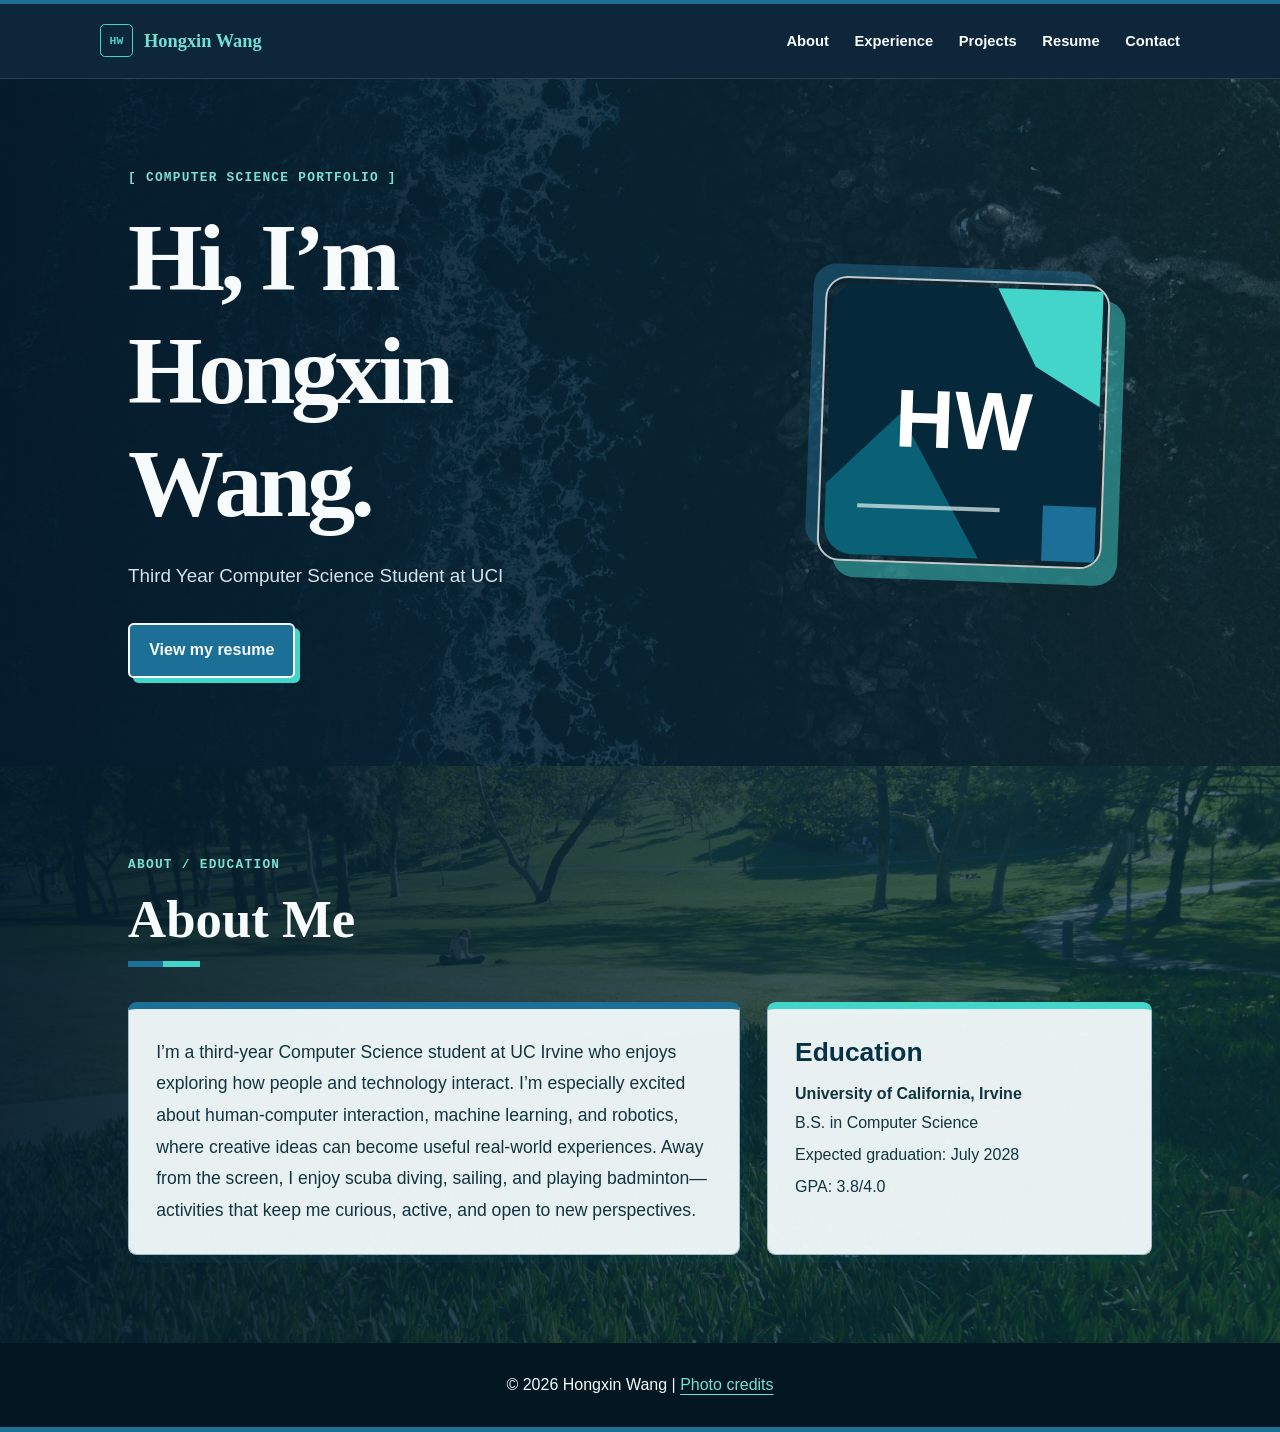
<file: index.html>
<!doctype html>
<html lang="en">
<head>
  <meta charset="utf-8">
  <meta name="viewport" content="width=device-width, initial-scale=1">
  <meta name="author" content="Hongxin Wang">
  <meta name="description" content="Portfolio of Hongxin Wang, a Computer Science student at UC Irvine.">
  <title>Hongxin Wang | Portfolio</title>
  <link rel="icon" href="assets/profile-initials.svg" type="image/svg+xml">
  <link rel="stylesheet" href="styles.css">
</head>
<body data-page="home">
  <a class="skip-link" href="#main-content">Skip to main content</a>
  <header class="site-header">
    <nav class="navigation" aria-label="Main navigation">
      <a class="site-name" href="index.html" aria-current="page"><span aria-hidden="true">HW</span> Hongxin Wang</a>
      <ul>
        <li><a href="#about">About</a></li>
        <li><a href="experience.html">Experience</a></li>
        <li><a href="projects.html">Projects</a></li>
        <li><a href="resume.html">Resume</a></li>
        <li><a href="contact.html">Contact</a></li>
      </ul>
    </nav>
  </header>

  <main id="main-content">
    <section class="hero">
      <div>
        <p class="label">[ Computer Science Portfolio ]</p>
        <h1>Hi, I’m Hongxin Wang.</h1>
        <p class="intro">Third Year Computer Science Student at UCI</p>
        <div class="hero-actions">
          <a class="button" href="resume.html">View my resume</a>
        </div>
      </div>
      <img class="profile-image" src="assets/profile-initials.svg" alt="Initials H W representing Hongxin Wang" width="280" height="280">
    </section>

    <section class="section home-about" id="about">
      <p class="section-number">About / Education</p>
      <h2>About Me</h2>
      <div class="two-column">
        <div class="card about-bio">
          <p>I’m a third-year Computer Science student at UC Irvine who enjoys exploring how people and technology interact. I’m especially excited about human-computer interaction, machine learning, and robotics, where creative ideas can become useful real-world experiences. Away from the screen, I enjoy scuba diving, sailing, and playing badminton—activities that keep me curious, active, and open to new perspectives.</p>
        </div>
        <article class="card">
          <h3 class="card-title">Education</h3>
          <h4>University of California, Irvine</h4>
          <p>B.S. in Computer Science</p>
          <p>Expected graduation: July 2028</p>
          <p>GPA: 3.8/4.0</p>
        </article>
      </div>
    </section>

  </main>

  <footer>
    <p>&copy; 2026 Hongxin Wang | <a href="credits.html">Photo credits</a></p>
  </footer>
</body>
</html>
</file>
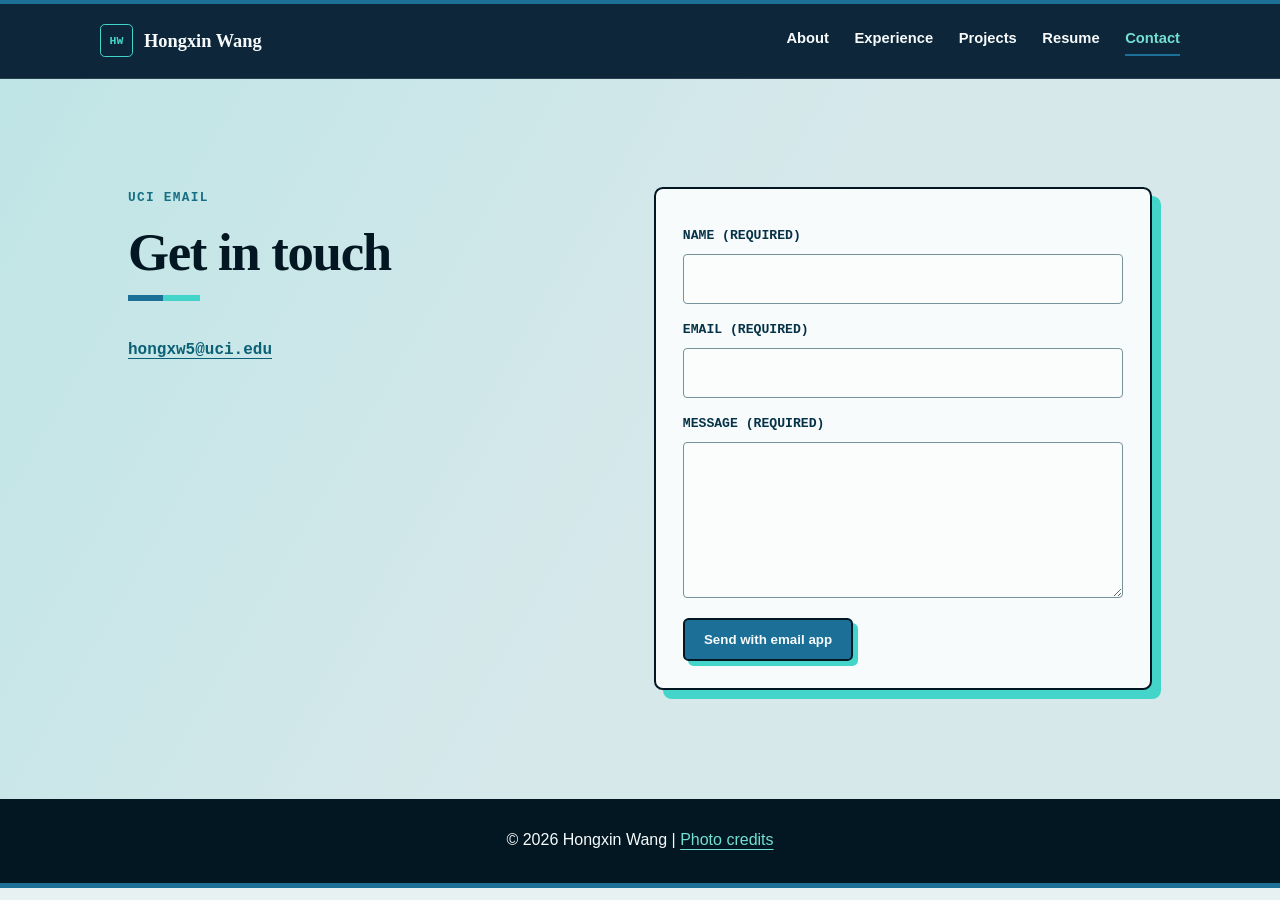
<file: contact.html>
<!doctype html>
<html lang="en">
<head>
  <meta charset="utf-8">
  <meta name="viewport" content="width=device-width, initial-scale=1">
  <meta name="author" content="Hongxin Wang">
  <meta name="description" content="Contact Hongxin Wang by UCI email.">
  <title>Contact | Hongxin Wang</title>
  <link rel="icon" href="assets/profile-initials.svg" type="image/svg+xml">
  <link rel="stylesheet" href="styles.css">
</head>
<body data-page="contact">
  <a class="skip-link" href="#main-content">Skip to main content</a>
  <header class="site-header">
    <nav class="navigation" aria-label="Main navigation">
      <a class="site-name" href="index.html">
        <span aria-hidden="true">HW</span> Hongxin Wang
      </a>
      <ul>
        <li><a href="index.html#about">About</a></li>
        <li><a href="experience.html">Experience</a></li>
        <li><a href="projects.html">Projects</a></li>
        <li><a href="resume.html">Resume</a></li>
        <li><a href="contact.html" aria-current="page">Contact</a></li>
      </ul>
    </nav>
  </header>

  <main id="main-content">
    <section class="section" id="contact">
      <div class="contact-layout">
        <div>
          <p class="section-number">UCI Email</p>
          <h1 class="contact-title">Get in touch</h1>
          <p><a class="email-link" href="mailto:hongxw5@uci.edu">hongxw5@uci.edu</a></p>
        </div>

        <form class="contact-form" action="mailto:hongxw5@uci.edu" method="post" enctype="text/plain">
          <label for="name">Name (required)</label>
          <input id="name" name="name" type="text" autocomplete="name" required>

          <label for="email">Email (required)</label>
          <input id="email" name="email" type="email" autocomplete="email" required>

          <label for="message">Message (required)</label>
          <textarea id="message" name="message" rows="5" required></textarea>

          <button type="submit">Send with email app</button>
        </form>
      </div>
    </section>
  </main>

  <footer>
    <p>&copy; 2026 Hongxin Wang | <a href="credits.html">Photo credits</a></p>
  </footer>
</body>
</html>
</file>
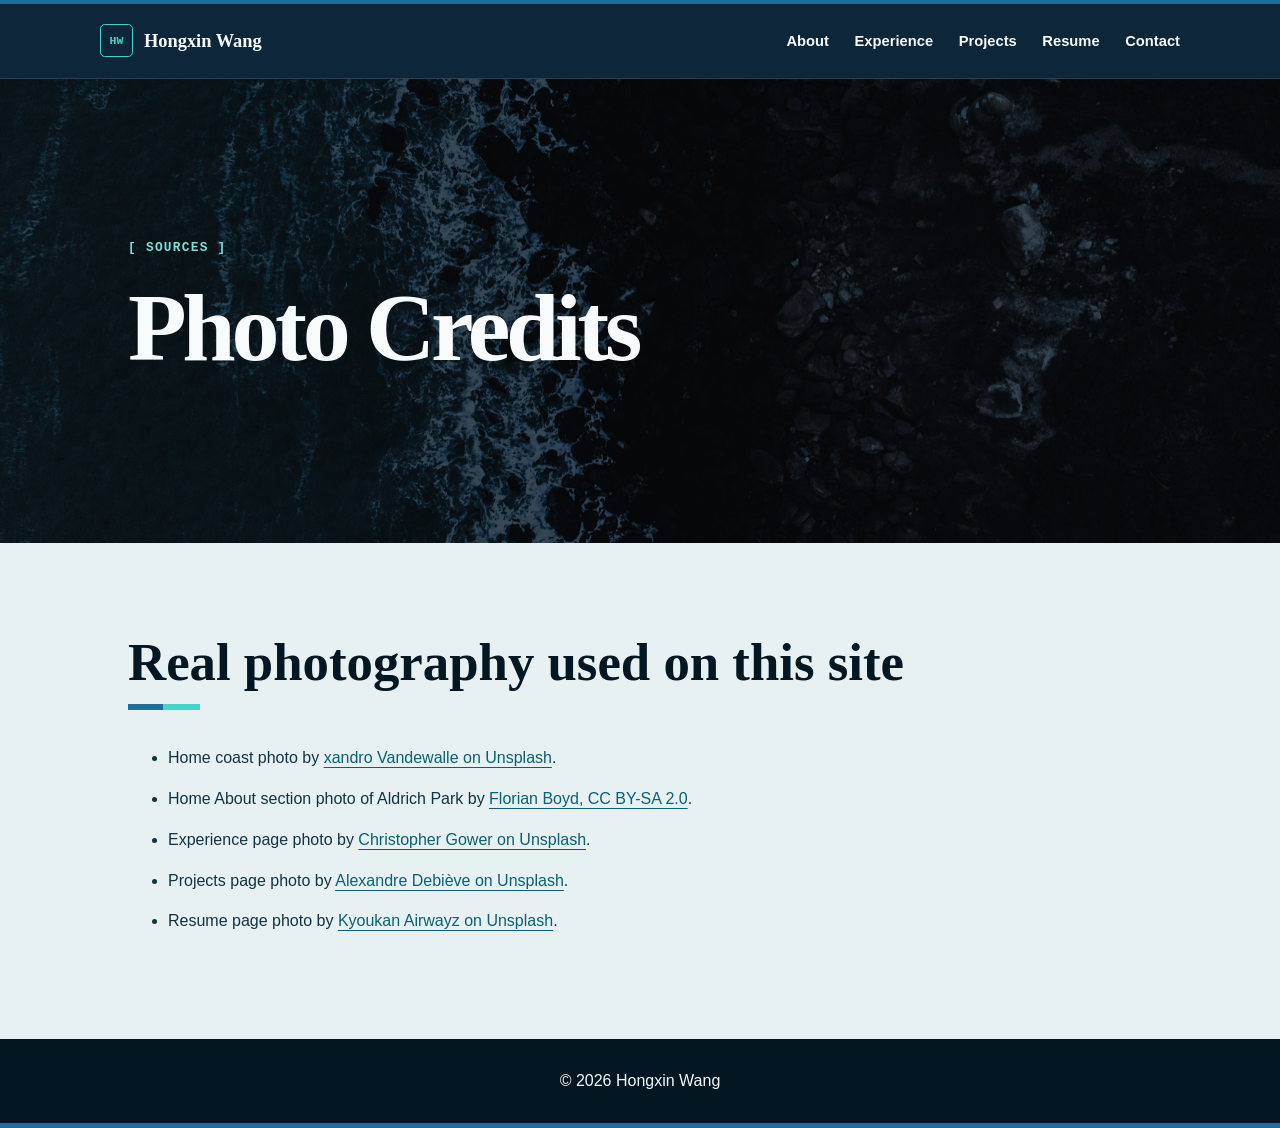
<file: credits.html>
<!doctype html>
<html lang="en">
<head>
  <meta charset="utf-8">
  <meta name="viewport" content="width=device-width, initial-scale=1">
  <meta name="author" content="Hongxin Wang">
  <meta name="description" content="Photo credits for Hongxin Wang's portfolio.">
  <title>Photo Credits | Hongxin Wang</title>
  <link rel="icon" href="assets/profile-initials.svg" type="image/svg+xml">
  <link rel="stylesheet" href="styles.css">
</head>
<body data-page="credits">
  <a class="skip-link" href="#main-content">Skip to main content</a>
  <header class="site-header">
    <nav class="navigation" aria-label="Main navigation">
      <a class="site-name" href="index.html">
        <span aria-hidden="true">HW</span> Hongxin Wang
      </a>
      <ul>
        <li><a href="index.html#about">About</a></li>
        <li><a href="experience.html">Experience</a></li>
        <li><a href="projects.html">Projects</a></li>
        <li><a href="resume.html">Resume</a></li>
        <li><a href="contact.html">Contact</a></li>
      </ul>
    </nav>
  </header>

  <main id="main-content">
    <section class="page-hero">
      <div>
        <p class="label">[ Sources ]</p>
        <h1>Photo Credits</h1>
      </div>
    </section>

    <section class="section credits-list">
      <h2>Real photography used on this site</h2>
      <ul>
        <li>Home coast photo by <a href="https://unsplash.com/photos/aerial-photography-of-body-of-water-S2wLuk_Ac2I">xandro Vandewalle on Unsplash</a>.</li>
        <li>Home About section photo of Aldrich Park by <a href="https://commons.wikimedia.org/wiki/File:Aldrich_Park,_UCI.jpg">Florian Boyd, CC BY-SA 2.0</a>.</li>
        <li>Experience page photo by <a href="https://unsplash.com/photos/m_HRfLhgABo">Christopher Gower on Unsplash</a>.</li>
        <li>Projects page photo by <a href="https://unsplash.com/photos/FO7JIlwjOtU">Alexandre Debiève on Unsplash</a>.</li>
        <li>Resume page photo by <a href="https://unsplash.com/photos/lPEXQ63Bxh0">Kyoukan Airwayz on Unsplash</a>.</li>
      </ul>
    </section>
  </main>

  <footer>
    <p>&copy; 2026 Hongxin Wang</p>
  </footer>
</body>
</html>
</file>
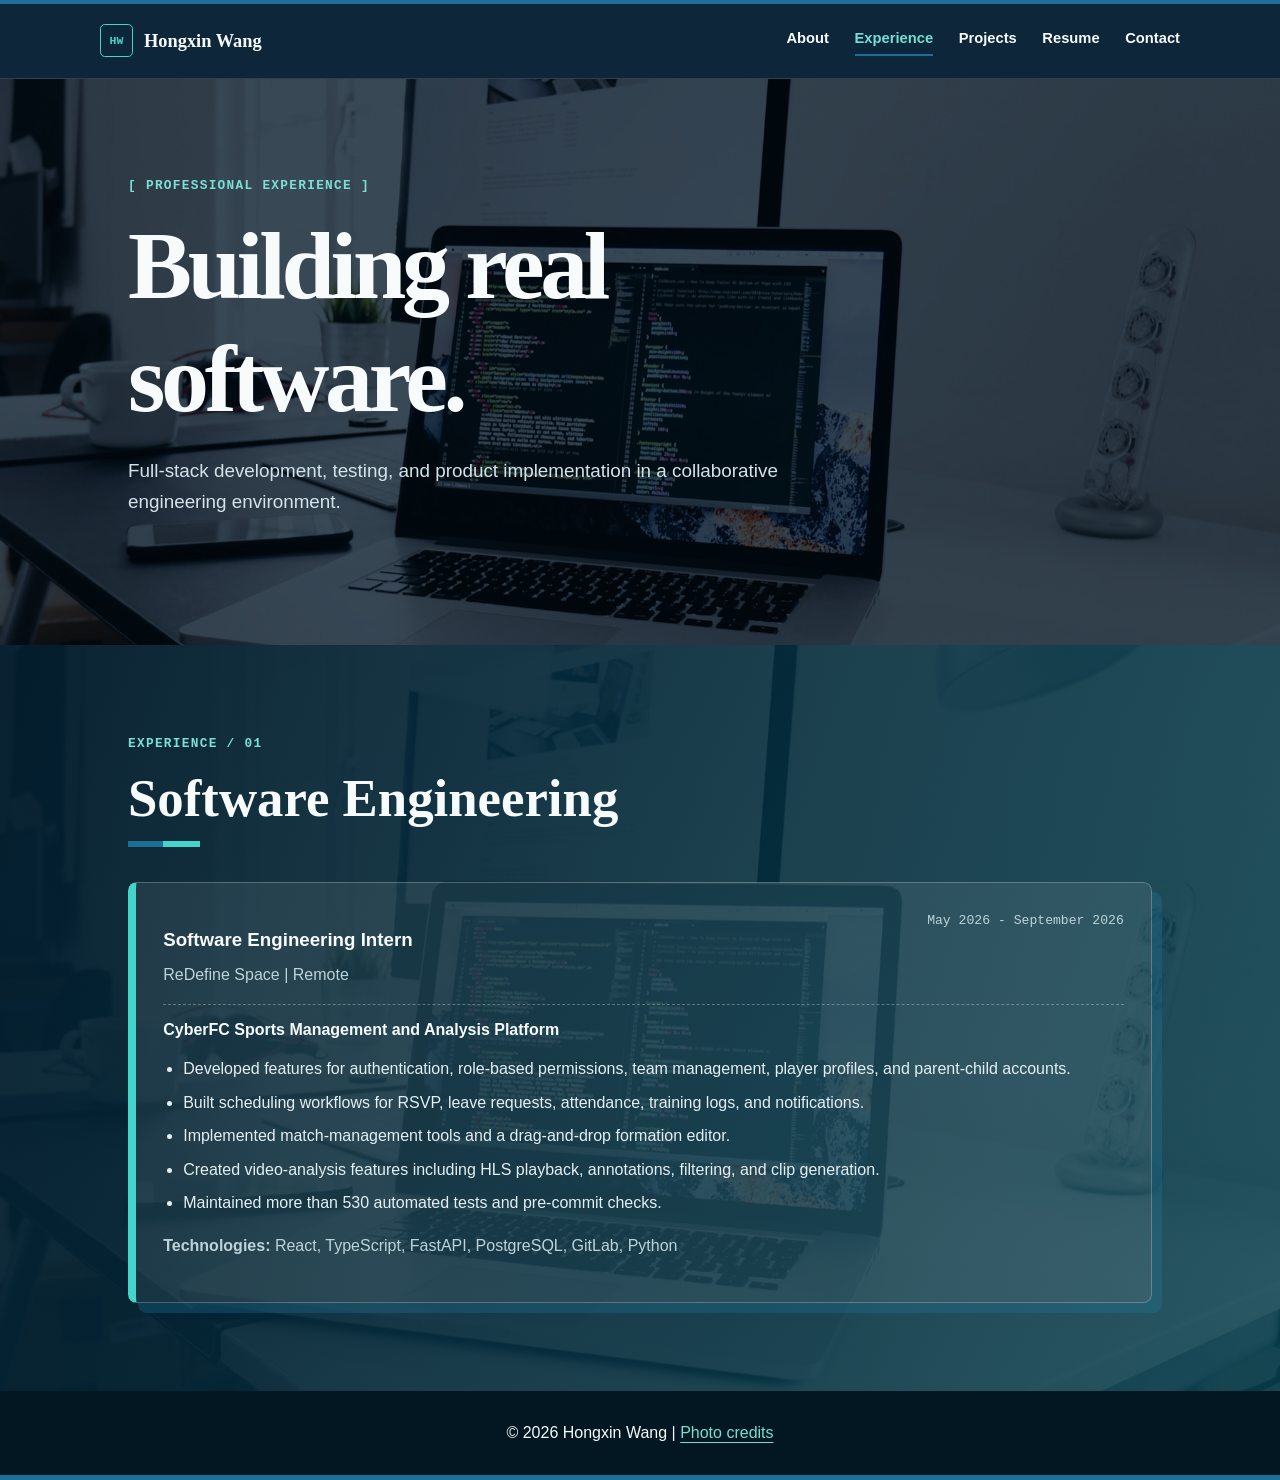
<file: experience.html>
<!doctype html>
<html lang="en">
<head>
  <meta charset="utf-8">
  <meta name="viewport" content="width=device-width, initial-scale=1">
  <meta name="author" content="Hongxin Wang">
  <meta name="description" content="Software engineering experience of Hongxin Wang.">
  <title>Experience | Hongxin Wang</title>
  <link rel="icon" href="assets/profile-initials.svg" type="image/svg+xml">
  <link rel="stylesheet" href="styles.css">
</head>
<body data-page="experience">
  <a class="skip-link" href="#main-content">Skip to main content</a>
  <header class="site-header">
    <nav class="navigation" aria-label="Main navigation">
      <a class="site-name" href="index.html">
        <span aria-hidden="true">HW</span> Hongxin Wang
      </a>
      <ul>
        <li><a href="index.html#about">About</a></li>
        <li><a href="experience.html" aria-current="page">Experience</a></li>
        <li><a href="projects.html">Projects</a></li>
        <li><a href="resume.html">Resume</a></li>
        <li><a href="contact.html">Contact</a></li>
      </ul>
    </nav>
  </header>

  <main id="main-content">
    <section class="page-hero">
      <div>
        <p class="label">[ Professional Experience ]</p>
        <h1>Building real software.</h1>
        <p class="intro">Full-stack development, testing, and product implementation in a collaborative engineering environment.</p>
      </div>
    </section>

    <section class="section" id="experience">
      <p class="section-number">Experience / 01</p>
      <h2>Software Engineering</h2>

      <article class="experience-card">
        <div class="card-heading">
          <div>
            <h3>Software Engineering Intern</h3>
            <p class="organization">ReDefine Space | Remote</p>
          </div>
          <p class="date">May 2026 - September 2026</p>
        </div>

        <h4>CyberFC Sports Management and Analysis Platform</h4>
        <ul>
          <li>Developed features for authentication, role-based permissions, team management, player profiles, and parent-child accounts.</li>
          <li>Built scheduling workflows for RSVP, leave requests, attendance, training logs, and notifications.</li>
          <li>Implemented match-management tools and a drag-and-drop formation editor.</li>
          <li>Created video-analysis features including HLS playback, annotations, filtering, and clip generation.</li>
          <li>Maintained more than 530 automated tests and pre-commit checks.</li>
        </ul>
        <p class="technologies"><strong>Technologies:</strong> React, TypeScript, FastAPI, PostgreSQL, GitLab, Python</p>
      </article>
    </section>
  </main>

  <footer>
    <p>&copy; 2026 Hongxin Wang | <a href="credits.html">Photo credits</a></p>
  </footer>
</body>
</html>
</file>
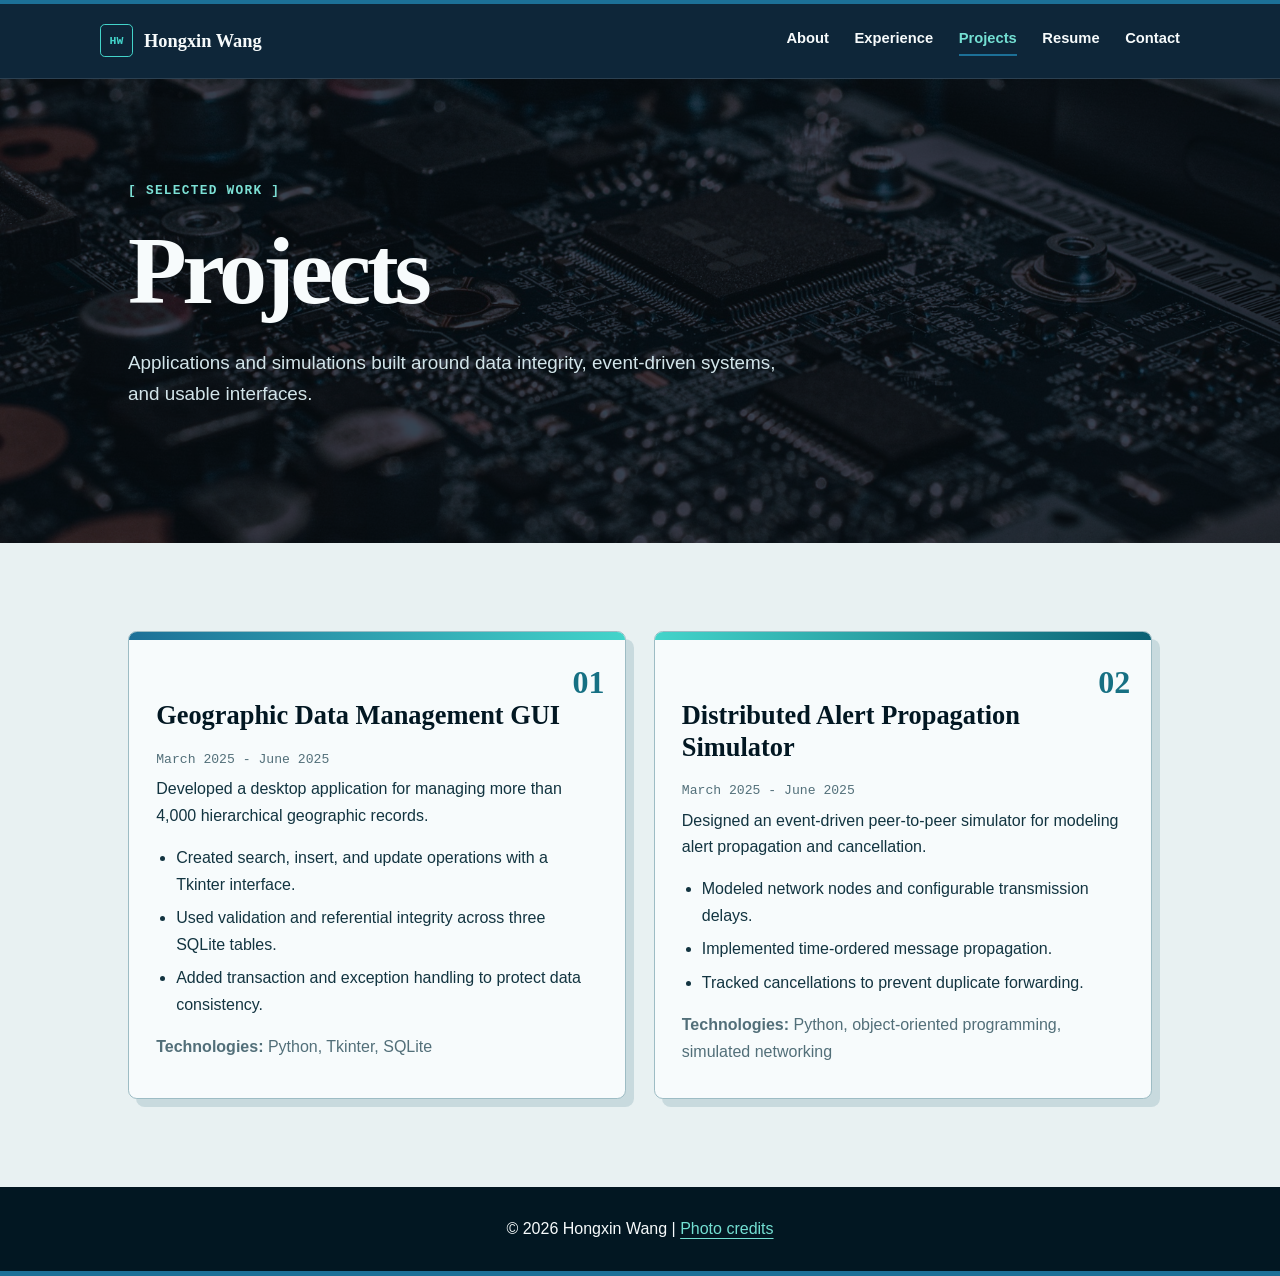
<file: projects.html>
<!doctype html>
<html lang="en">
<head>
  <meta charset="utf-8">
  <meta name="viewport" content="width=device-width, initial-scale=1">
  <meta name="author" content="Hongxin Wang">
  <meta name="description" content="Selected computer science projects by Hongxin Wang.">
  <title>Projects | Hongxin Wang</title>
  <link rel="icon" href="assets/profile-initials.svg" type="image/svg+xml">
  <link rel="stylesheet" href="styles.css">
</head>
<body data-page="projects">
  <a class="skip-link" href="#main-content">Skip to main content</a>
  <header class="site-header">
    <nav class="navigation" aria-label="Main navigation">
      <a class="site-name" href="index.html">
        <span aria-hidden="true">HW</span> Hongxin Wang
      </a>
      <ul>
        <li><a href="index.html#about">About</a></li>
        <li><a href="experience.html">Experience</a></li>
        <li><a href="projects.html" aria-current="page">Projects</a></li>
        <li><a href="resume.html">Resume</a></li>
        <li><a href="contact.html">Contact</a></li>
      </ul>
    </nav>
  </header>

  <main id="main-content">
    <section class="page-hero">
      <div>
        <p class="label">[ Selected Work ]</p>
        <h1>Projects</h1>
        <p class="intro">Applications and simulations built around data integrity, event-driven systems, and usable interfaces.</p>
      </div>
    </section>

    <div class="section">
      <div class="project-grid">
        <article class="project-card">
          <p class="project-number" aria-hidden="true">01</p>
          <h2 class="card-title">Geographic Data Management GUI</h2>
          <p class="date">March 2025 - June 2025</p>
          <p>Developed a desktop application for managing more than 4,000 hierarchical geographic records.</p>
          <ul>
            <li>Created search, insert, and update operations with a Tkinter interface.</li>
            <li>Used validation and referential integrity across three SQLite tables.</li>
            <li>Added transaction and exception handling to protect data consistency.</li>
          </ul>
          <p class="technologies"><strong>Technologies:</strong> Python, Tkinter, SQLite</p>
        </article>

        <article class="project-card">
          <p class="project-number" aria-hidden="true">02</p>
          <h2 class="card-title">Distributed Alert Propagation Simulator</h2>
          <p class="date">March 2025 - June 2025</p>
          <p>Designed an event-driven peer-to-peer simulator for modeling alert propagation and cancellation.</p>
          <ul>
            <li>Modeled network nodes and configurable transmission delays.</li>
            <li>Implemented time-ordered message propagation.</li>
            <li>Tracked cancellations to prevent duplicate forwarding.</li>
          </ul>
          <p class="technologies"><strong>Technologies:</strong> Python, object-oriented programming, simulated networking</p>
        </article>
      </div>
    </div>
  </main>

  <footer>
    <p>&copy; 2026 Hongxin Wang | <a href="credits.html">Photo credits</a></p>
  </footer>
</body>
</html>
</file>
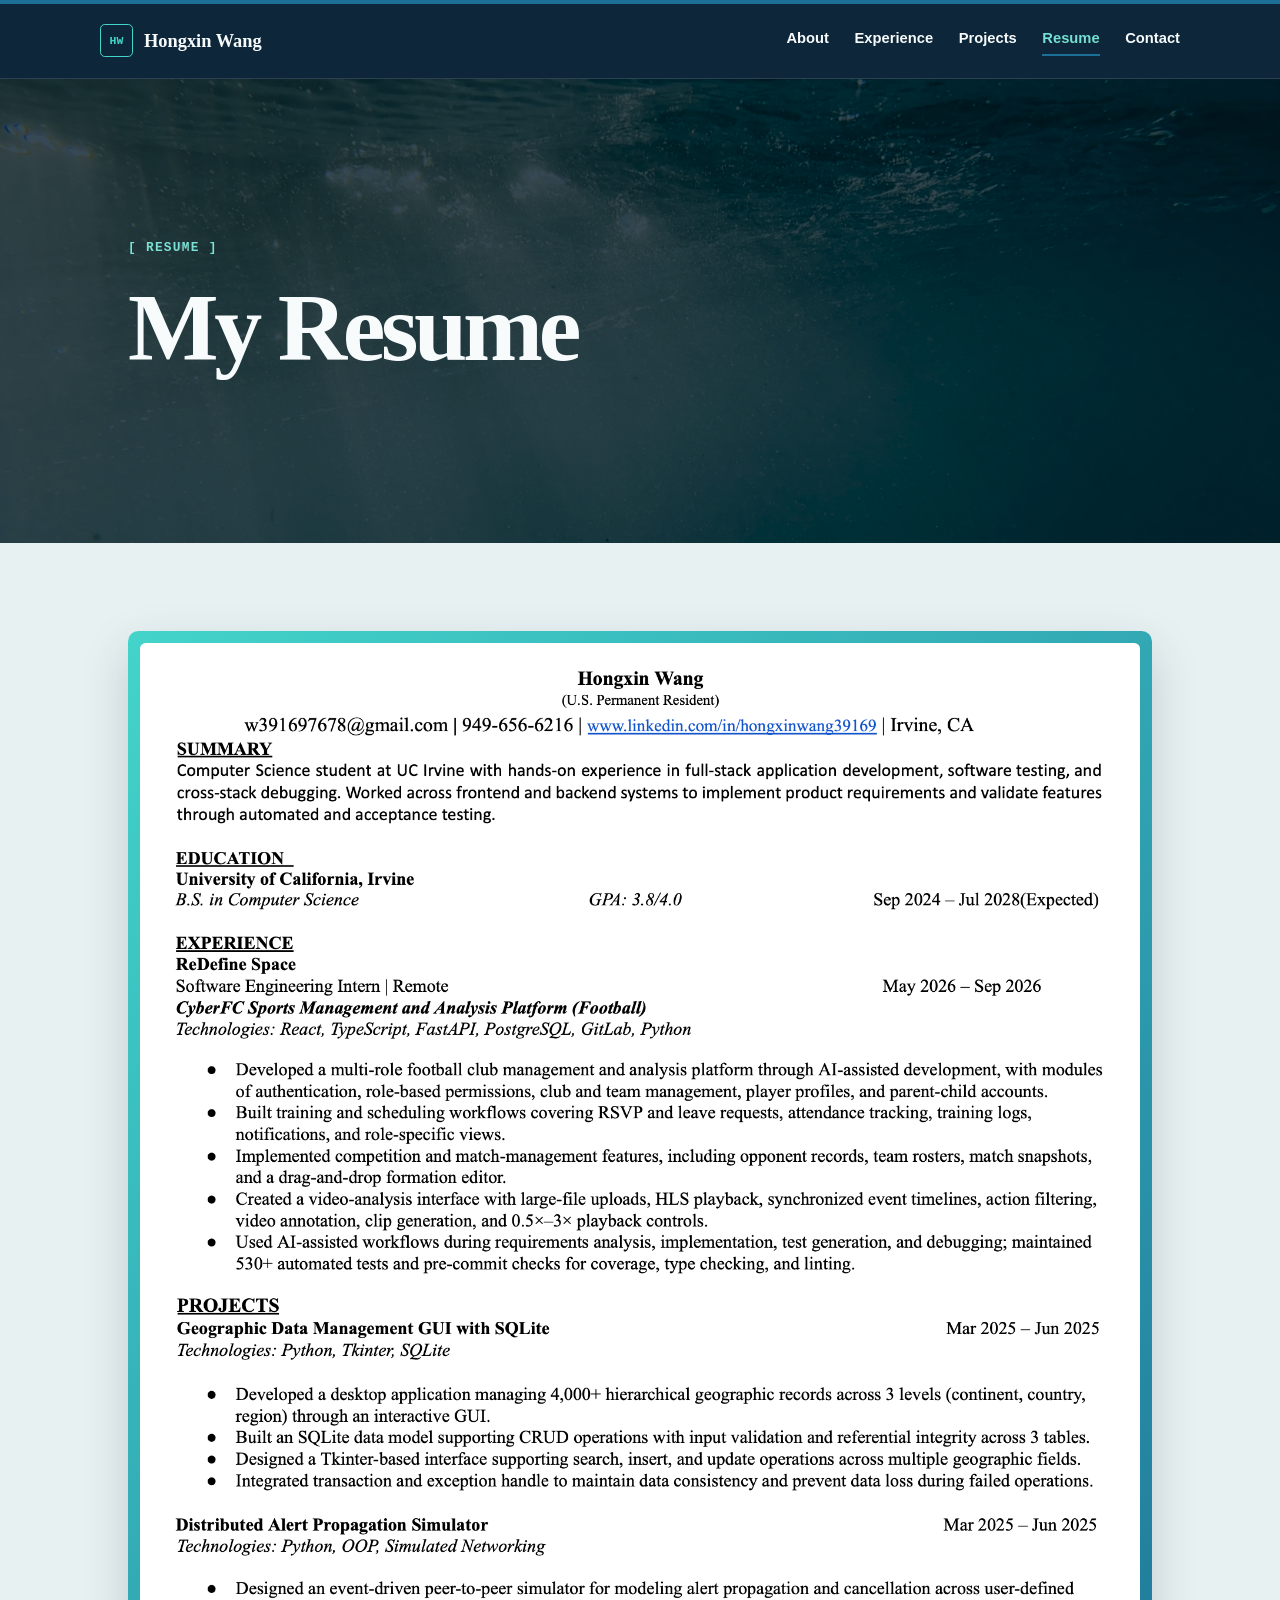
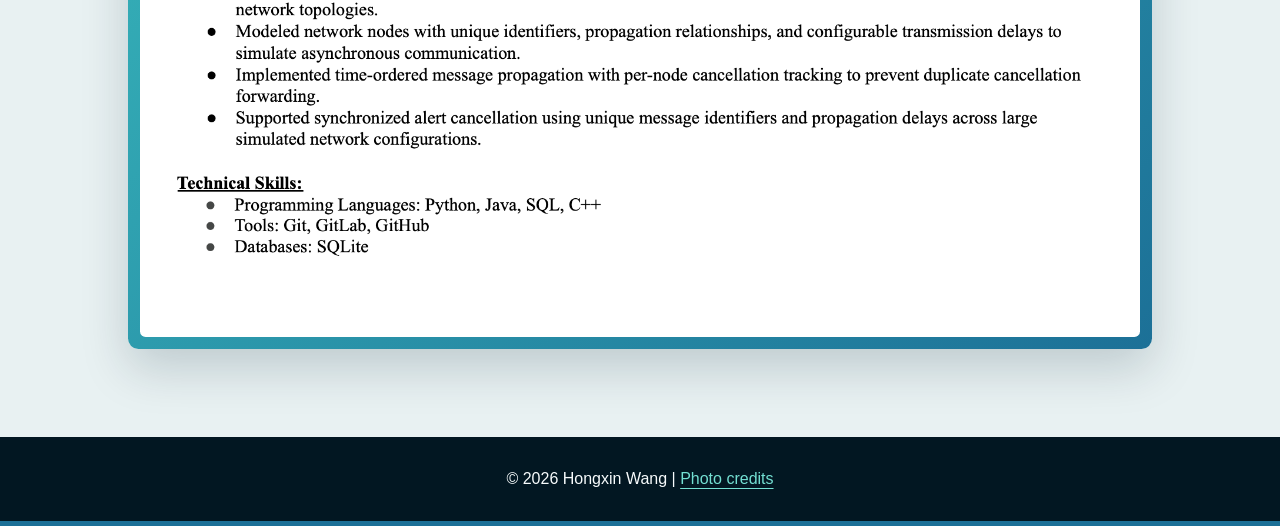
<file: resume.html>
<!doctype html>
<html lang="en">
<head>
  <meta charset="utf-8">
  <meta name="viewport" content="width=device-width, initial-scale=1">
  <meta name="author" content="Hongxin Wang">
  <meta name="description" content="Resume of Hongxin Wang, a Computer Science student at UC Irvine.">
  <title>Resume | Hongxin Wang</title>
  <link rel="icon" href="assets/profile-initials.svg" type="image/svg+xml">
  <link rel="stylesheet" href="styles.css">
</head>
<body data-page="resume">
  <a class="skip-link" href="#main-content">Skip to main content</a>
  <header class="site-header">
    <nav class="navigation" aria-label="Main navigation">
      <a class="site-name" href="index.html">
        <span aria-hidden="true">HW</span> Hongxin Wang
      </a>
      <ul>
        <li><a href="index.html#about">About</a></li>
        <li><a href="experience.html">Experience</a></li>
        <li><a href="projects.html">Projects</a></li>
        <li><a href="resume.html" aria-current="page">Resume</a></li>
        <li><a href="contact.html">Contact</a></li>
      </ul>
    </nav>
  </header>

  <main id="main-content">
    <section class="page-hero">
      <div>
        <p class="label">[ Resume ]</p>
        <h1>My Resume</h1>
      </div>
    </section>

    <div class="section">
      <div class="resume-panel">
        <a href="assets/Hongxin_Wang_CS_Resume.pdf" aria-label="Open Hongxin Wang's resume as a PDF">
          <img class="resume-viewer" src="assets/resume-preview.png" alt="Hongxin Wang resume showing summary, education, software engineering experience, projects, and technical skills" width="1700" height="2200">
        </a>
      </div>
    </div>
  </main>

  <footer>
    <p>&copy; 2026 Hongxin Wang | <a href="credits.html">Photo credits</a></p>
  </footer>
</body>
</html>
</file>
<file: styles.css>
:root {
  --ink: #021722;
  --navy: #063247;
  --ocean: #0a6074;
  --aqua: #43d4ca;
  --glow: #1c7097;
  --sand: #e8f1f2;
  --paper: #f7fbfc;
  --text: #123440;
  --muted: #526f79;
  --line: #9dbcc4;
}

* { box-sizing: border-box; }

html {
  scroll-behavior: smooth;
  scroll-padding-top: 5rem;
}

body {
  margin: 0;
  background: var(--sand);
  color: var(--text);
  font-family: Arial, Helvetica, sans-serif;
  line-height: 1.65;
}

a { color: var(--ocean); text-underline-offset: 0.22em; }
a:hover { color: #086e8a; }
:focus-visible { outline: 3px solid var(--aqua); outline-offset: 3px; }

.skip-link {
  position: fixed;
  z-index: 30;
  top: 0.75rem;
  left: 0.75rem;
  padding: 0.65rem 0.9rem;
  background: var(--paper);
  color: var(--ink);
  transform: translateY(-160%);
}

.skip-link:focus { transform: translateY(0); }

/* Navigation */
.site-header {
  position: sticky;
  z-index: 20;
  top: 0;
  border-top: 4px solid var(--glow);
  border-bottom: 1px solid rgba(255, 255, 255, 0.12);
  background: rgba(7, 31, 51, 0.97);
  color: var(--paper);
}

.navigation {
  width: 90%;
  max-width: 1080px;
  min-height: 4.6rem;
  margin: 0 auto;
  display: flex;
  align-items: center;
  justify-content: space-between;
  gap: 2rem;
}

.navigation a { color: var(--paper); text-decoration: none; }
.navigation a:hover, .navigation a:focus { color: #74e0d3; }

.navigation a[aria-current="page"] {
  color: #74e0d3;
}

.navigation a[aria-current="page"]::after {
  content: "";
  display: block;
  height: 2px;
  margin-top: 0.2rem;
  background: var(--glow);
}

.site-name {
  display: inline-flex;
  align-items: center;
  gap: 0.7rem;
  font-family: Georgia, "Times New Roman", serif;
  font-size: 1.15rem;
  font-weight: bold;
}

.site-name span {
  display: grid;
  width: 2.05rem;
  height: 2.05rem;
  place-items: center;
  border: 1px solid var(--aqua);
  border-radius: 0.3rem;
  color: var(--aqua);
  font-family: "Courier New", monospace;
  font-size: 0.72rem;
}

.navigation ul {
  display: flex;
  flex-wrap: wrap;
  gap: 1.6rem;
  margin: 0;
  padding: 0;
  list-style: none;
  font-size: 0.92rem;
  font-weight: bold;
}

/* Introduction */
.hero {
  width: 100%;
  min-height: 39rem;
  padding: 5.5rem 10%;
  display: grid;
  grid-template-columns: 1.2fr 0.8fr;
  align-items: center;
  gap: 5rem;
  background:
    linear-gradient(90deg, rgba(4, 25, 42, 0.96) 0%, rgba(5, 35, 51, 0.88) 49%, rgba(6, 46, 59, 0.54) 100%),
    url("assets/home-coast-real.jpg") center / cover no-repeat;
}

.label, .section-number {
  margin: 0 0 0.8rem;
  color: #167083;
  font-family: "Courier New", monospace;
  font-size: 0.8rem;
  font-weight: bold;
  letter-spacing: 0.1em;
  text-transform: uppercase;
}

.hero .label { color: #7ce0d5; }
h1, h2, h3, h4 { line-height: 1.18; }
h1, h2 { font-family: Georgia, "Times New Roman", serif; }

h1 {
  max-width: 10ch;
  margin: 0;
  color: var(--paper);
  font-size: 6rem;
  letter-spacing: -0.045em;
}

h2 {
  margin: 0 0 2.2rem;
  color: var(--ink);
  font-size: 3.3rem;
}

h2::after {
  content: "";
  display: block;
  width: 4.5rem;
  height: 0.38rem;
  margin-top: 0.7rem;
  background: linear-gradient(90deg, var(--glow) 0 48%, var(--aqua) 48% 100%);
}

h3 { color: var(--navy); }

.intro {
  margin: 1.25rem 0 2rem;
  color: #d2e4e9;
  font-size: 1.18rem;
}

.hero-actions {
  display: flex;
  flex-wrap: wrap;
  align-items: center;
  gap: 1rem;
}

.button, button {
  display: inline-block;
  border: 2px solid var(--paper);
  border-radius: 0.35rem;
  background: var(--glow);
  color: var(--paper);
  padding: 0.75rem 1.2rem;
  box-shadow: 5px 5px 0 var(--aqua);
  font-weight: bold;
  text-decoration: none;
  cursor: pointer;
  transition: transform 160ms ease, box-shadow 160ms ease, background 160ms ease;
}

.button:hover, .button:focus, button:hover, button:focus {
  background: var(--paper);
  color: var(--ink);
  transform: translate(-2px, -2px);
  box-shadow: 7px 7px 0 var(--aqua);
}

.profile-image {
  width: 285px;
  max-width: 100%;
  height: auto;
  justify-self: center;
  border: 2px solid rgba(255, 255, 255, 0.75);
  border-radius: 1.4rem;
  box-shadow: 16px 16px 0 rgba(67, 212, 202, 0.48), -12px -12px 0 rgba(35, 111, 148, 0.45);
  transform: rotate(2deg);
}

/* Interior page photography */
.page-hero {
  min-height: 29rem;
  padding: 6rem 10%;
  display: flex;
  align-items: center;
  background-color: rgba(3, 24, 40, 0.78);
  background-blend-mode: multiply;
  background-position: center;
  background-size: cover;
}

.page-hero > div {
  max-width: 49rem;
}

.page-hero h1 {
  max-width: 11ch;
}

.page-hero .label {
  color: #7ce0d5;
}

.page-hero .intro {
  max-width: 42rem;
}

body[data-page="experience"] .page-hero {
  background-image: url("assets/experience-code-real.jpg");
}

body[data-page="projects"] .page-hero {
  background-image: url("assets/projects-circuit-real.jpg");
}

body[data-page="resume"] .page-hero {
  background-image: url("assets/resume-water-real.jpg");
  background-position: center 32%;
}

body[data-page="credits"] .page-hero {
  background-image: url("assets/home-coast-real.jpg");
}

/* Shared sections */
.section {
  padding: 5.5rem 10%;
}

.two-column, .project-grid, .contact-layout {
  display: grid;
  grid-template-columns: repeat(2, 1fr);
  gap: 1.7rem;
}

.card, .project-card, .experience-card {
  padding: 1.7rem;
  border: 1px solid var(--line);
  border-radius: 0.55rem;
  background: var(--paper);
  box-shadow: 8px 8px 0 rgba(8, 78, 98, 0.14);
}

.card-title {
  margin: 0 0 1.1rem;
  font-size: 1.65rem;
}

.card-title::after {
  display: none;
}

.card:first-child { border-top: 7px solid var(--glow); }
.card:nth-child(2) { border-top: 7px solid var(--aqua); }
.card h3, .project-card h3 { margin-top: 0; }
.card h4, .experience-card h4 { margin: 0 0 0.35rem; font-size: 1rem; }
.card p, .project-card p { margin: 0.35rem 0; }
/* Home About section */
.home-about {
  background:
    linear-gradient(90deg, rgba(4, 28, 44, 0.94), rgba(7, 51, 62, 0.7)),
    url("assets/about-uci-real.jpg") center 54% / cover no-repeat;
}

.home-about .section-number { color: #7ce0d5; }
.home-about > h2 { color: var(--paper); }
.home-about .card { background: rgba(244, 251, 252, 0.95); }

.home-about .two-column {
  grid-template-columns: 1.35fr 0.85fr;
}

.about-bio {
  display: flex;
  align-items: center;
}

.about-bio p {
  margin: 0;
  font-size: 1.1rem;
  line-height: 1.8;
}

/* Experience */
#experience {
  border: 0;
  background:
    linear-gradient(110deg, rgba(3, 28, 44, 0.96), rgba(7, 63, 77, 0.84)),
    url("assets/experience-code-real.jpg") center / cover;
  color: #e4eff2;
}

#experience .section-number { color: #7ce0d5; }
#experience h2, #experience h3, #experience h4 { color: var(--paper); }

.experience-card {
  border-color: rgba(255, 255, 255, 0.24);
  border-left: 8px solid var(--aqua);
  background: rgba(255, 255, 255, 0.08);
  box-shadow: 10px 10px 0 rgba(35, 127, 160, 0.28);
}

.card-heading {
  display: flex;
  align-items: flex-start;
  justify-content: space-between;
  gap: 1rem;
  margin-bottom: 1rem;
  border-bottom: 1px dashed rgba(255, 255, 255, 0.3);
}

.organization, .date, .technologies { color: var(--muted); }
#experience .organization, #experience .date, #experience .technologies { color: #bcd3da; }
.organization { margin-top: -0.5rem; }
.date { margin-top: 0; font-family: "Courier New", monospace; font-size: 0.82rem; }
.experience-card ul, .project-card ul { padding-left: 1.25rem; }
.experience-card li, .project-card li { margin-bottom: 0.45rem; }

/* Projects */
.project-card {
  position: relative;
  padding-top: 4.3rem;
  overflow: hidden;
  transition: transform 180ms ease, box-shadow 180ms ease;
}

.project-card::before {
  content: "";
  position: absolute;
  top: 0;
  right: 0;
  left: 0;
  height: 0.55rem;
  background: linear-gradient(90deg, var(--glow), var(--aqua));
}

.project-card:nth-child(2)::before { background: linear-gradient(90deg, var(--aqua), var(--ocean)); }
.project-card:hover {
  transform: translateY(-5px);
  box-shadow: 12px 14px 0 rgba(18, 107, 124, 0.14);
}

.project-number {
  position: absolute;
  top: 1.15rem;
  right: 1.3rem;
  margin: 0;
  color: #167083;
  font-family: Georgia, "Times New Roman", serif;
  font-size: 2rem;
  font-weight: bold;
}

/* Contact */
#contact {
  min-height: 720px;
  display: flex;
  align-items: center;
  border: 0;
  background: linear-gradient(120deg, rgba(67, 212, 202, 0.16), transparent 55%), #d7e8eb;
}

#contact .contact-layout { width: 100%; }

.contact-title {
  max-width: none;
  margin: 0 0 2.2rem;
  color: var(--ink);
  font-size: 3.3rem;
  letter-spacing: -0.025em;
}

.contact-title::after {
  content: "";
  display: block;
  width: 4.5rem;
  height: 0.38rem;
  margin-top: 0.7rem;
  background: linear-gradient(90deg, var(--glow) 0 48%, var(--aqua) 48% 100%);
}

.contact-layout > div { padding-right: 2rem; }

.contact-form {
  display: grid;
  gap: 0.45rem;
  padding: 1.7rem;
  border: 2px solid var(--ink);
  border-radius: 0.55rem;
  background: var(--paper);
  box-shadow: 9px 9px 0 var(--aqua);
}

.contact-form label {
  margin-top: 0.5rem;
  color: var(--navy);
  font-family: "Courier New", monospace;
  font-size: 0.82rem;
  font-weight: bold;
  text-transform: uppercase;
}

.contact-form input, .contact-form textarea {
  width: 100%;
  border: 1px solid #78929d;
  border-radius: 0.25rem;
  background: #fbfdfd;
  padding: 0.68rem;
  font: inherit;
}

.contact-form input:focus, .contact-form textarea:focus {
  border-color: var(--ocean);
  outline: 3px solid #c8ebe8;
}

.contact-form button {
  justify-self: start;
  margin-top: 0.8rem;
  border-color: var(--ink);
  color: var(--paper);
  box-shadow: 5px 5px 0 var(--aqua);
}

.contact-form button:hover, .contact-form button:focus { color: var(--ink); }
.email-link { font-family: "Courier New", monospace; font-weight: bold; }

.resume-panel {
  padding: 0.75rem;
  border-radius: 0.65rem;
  background: linear-gradient(135deg, var(--aqua), var(--glow));
  box-shadow: 0 1.2rem 3rem rgba(7, 31, 51, 0.18);
}

.credits-list li {
  margin-bottom: 0.9rem;
}

.resume-viewer {
  display: block;
  width: 100%;
  height: auto;
  border: 0;
  border-radius: 0.35rem;
  background: var(--paper);
}

footer {
  padding: 1.8rem 1rem;
  border-bottom: 5px solid var(--glow);
  background: var(--ink);
  color: var(--paper);
  text-align: center;
}

footer p { margin: 0; }

footer a {
  color: #74e0d3;
}

/* Tablet and mobile layout */
@media (max-width: 760px) {
  html { scroll-padding-top: 7rem; }
  .navigation { padding: 0.8rem 0; align-items: flex-start; flex-direction: column; gap: 0.55rem; }
  .navigation ul { gap: 0.45rem 1rem; }

  .hero {
    min-height: auto;
    padding-top: 3.8rem;
    padding-bottom: 4.5rem;
    grid-template-columns: 1fr;
    gap: 3rem;
    text-align: center;
  }

  h1 { max-width: none; font-size: 4rem; }
  h2, .contact-title { font-size: 2.5rem; }
  .profile-image { width: 195px; grid-row: 1; }
  .two-column, .project-grid, .contact-layout { grid-template-columns: 1fr; }
  .home-about .two-column { grid-template-columns: 1fr; }
  .page-hero { min-height: 26rem; padding-top: 4.5rem; padding-bottom: 4.5rem; }
  .section { padding-top: 4.3rem; padding-bottom: 4.3rem; }
  .card-heading { display: block; }
  .contact-layout > div { padding-right: 0; }
  #contact { min-height: auto; }
}
</file>
